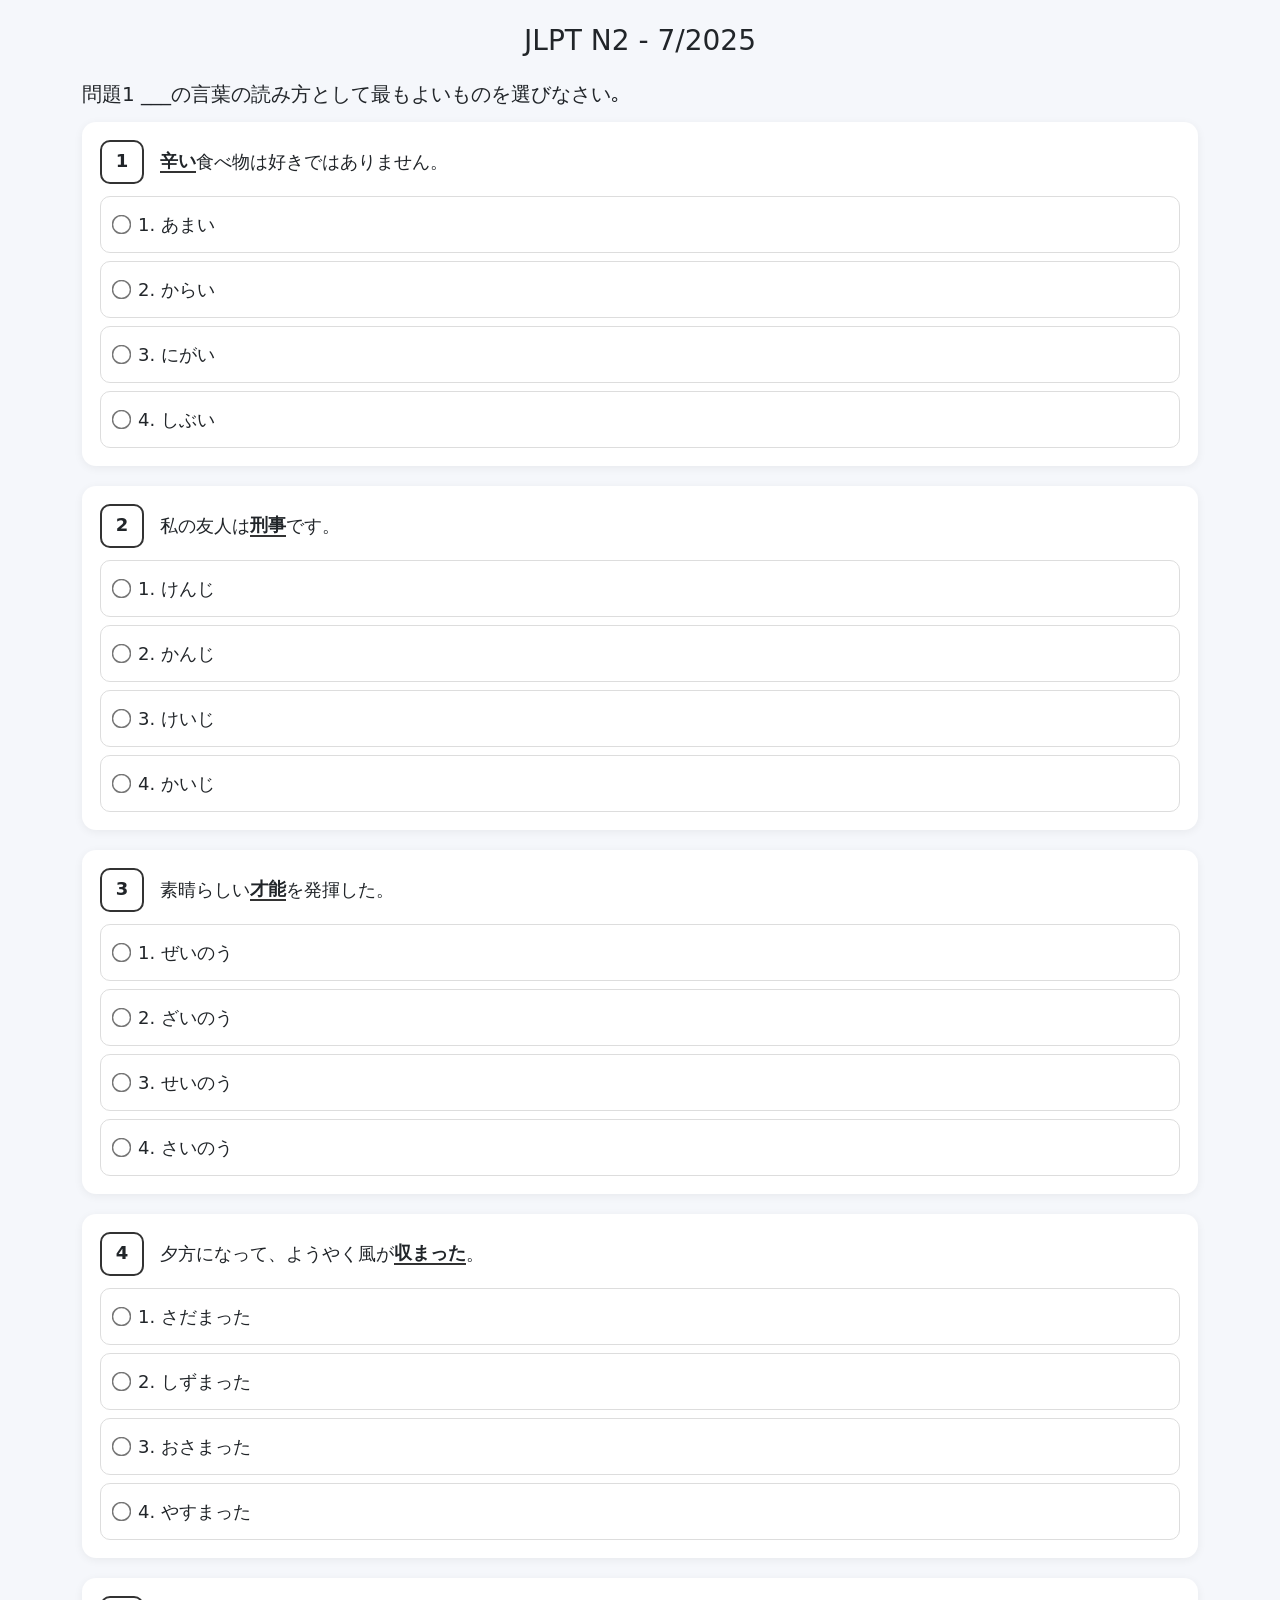
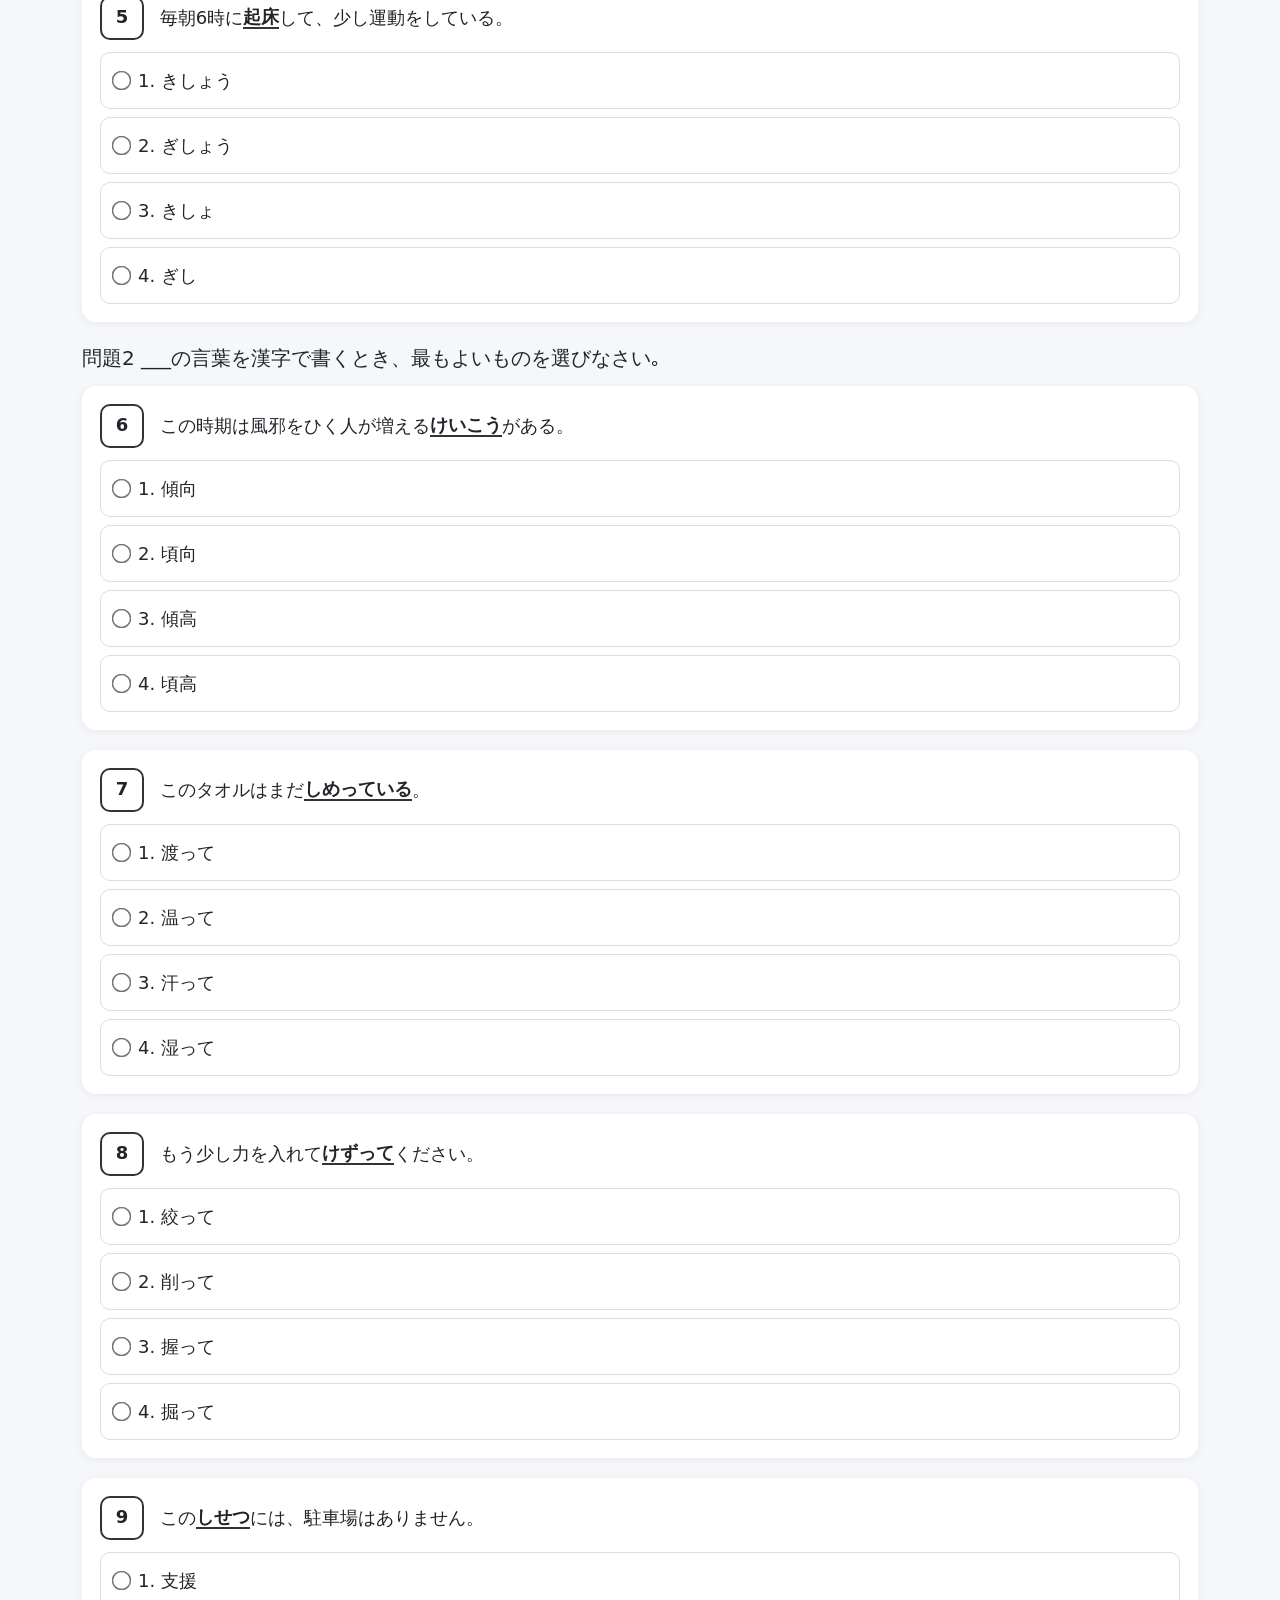
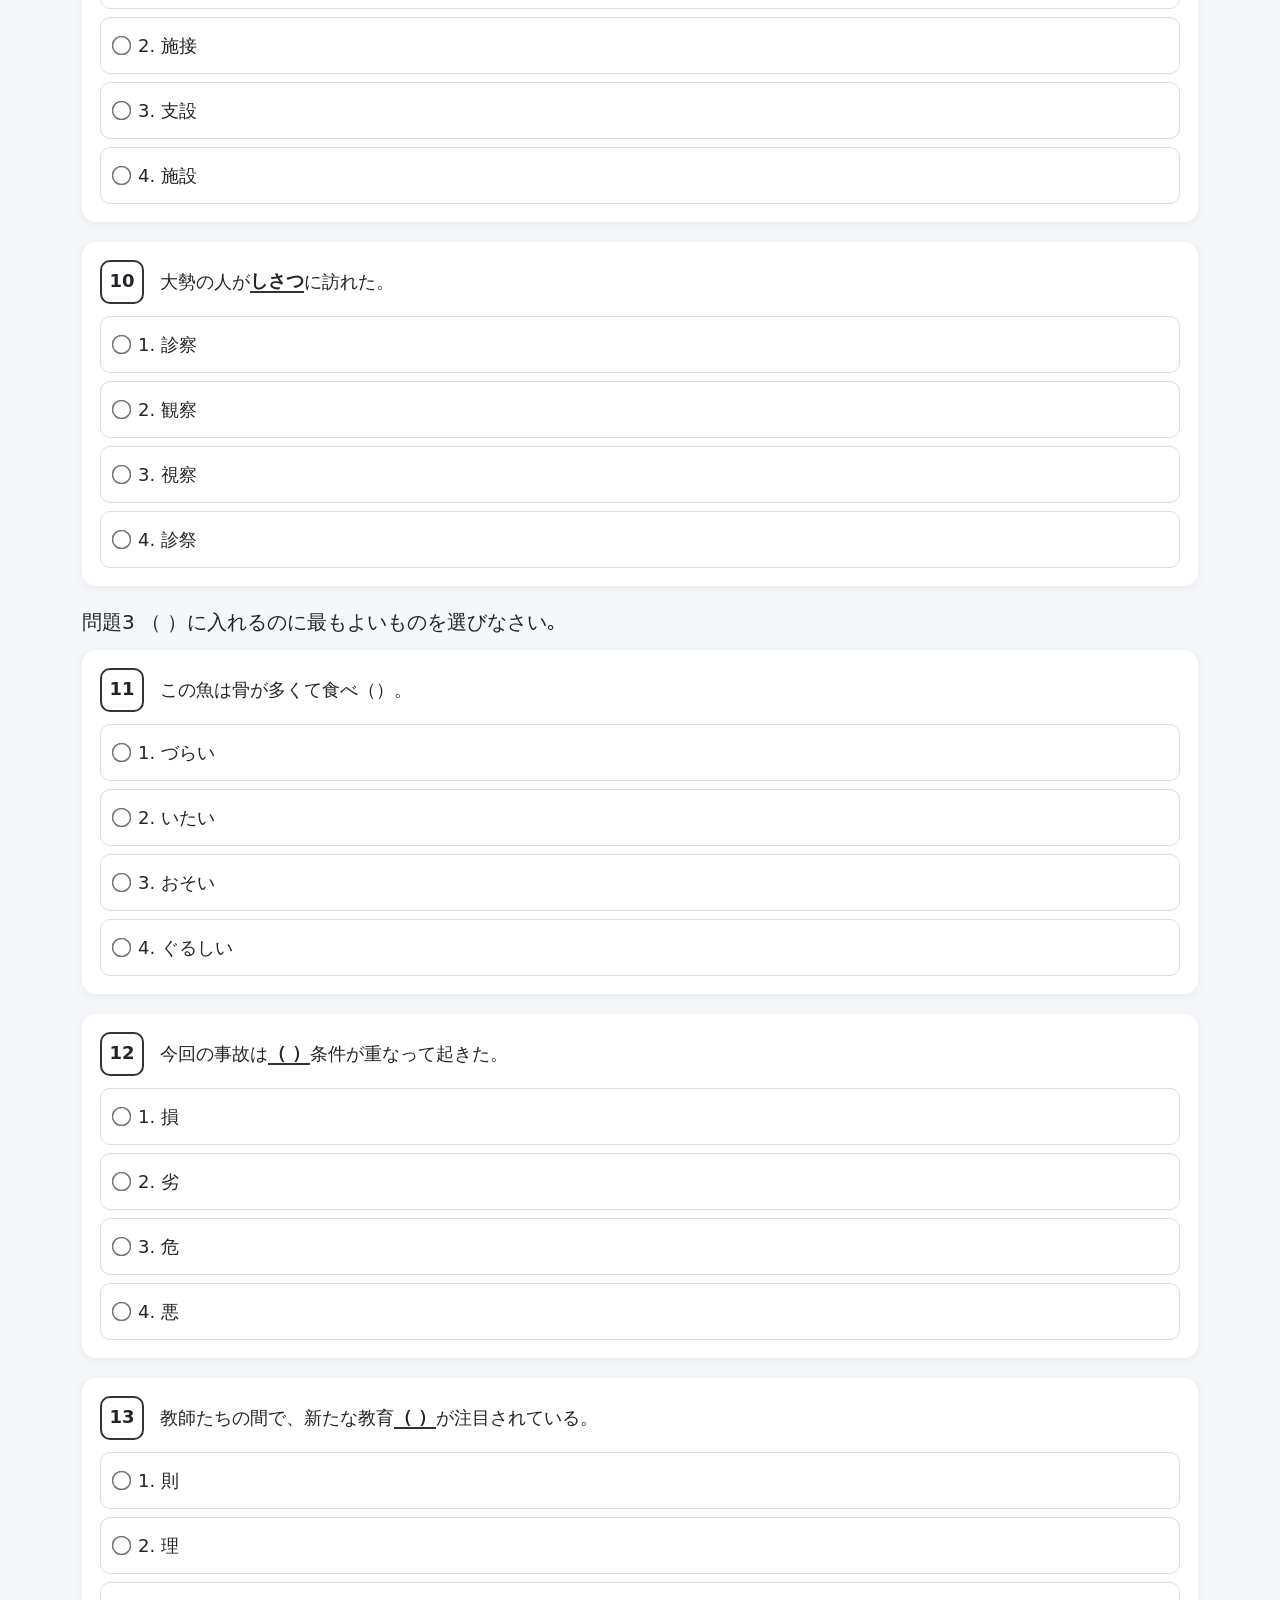
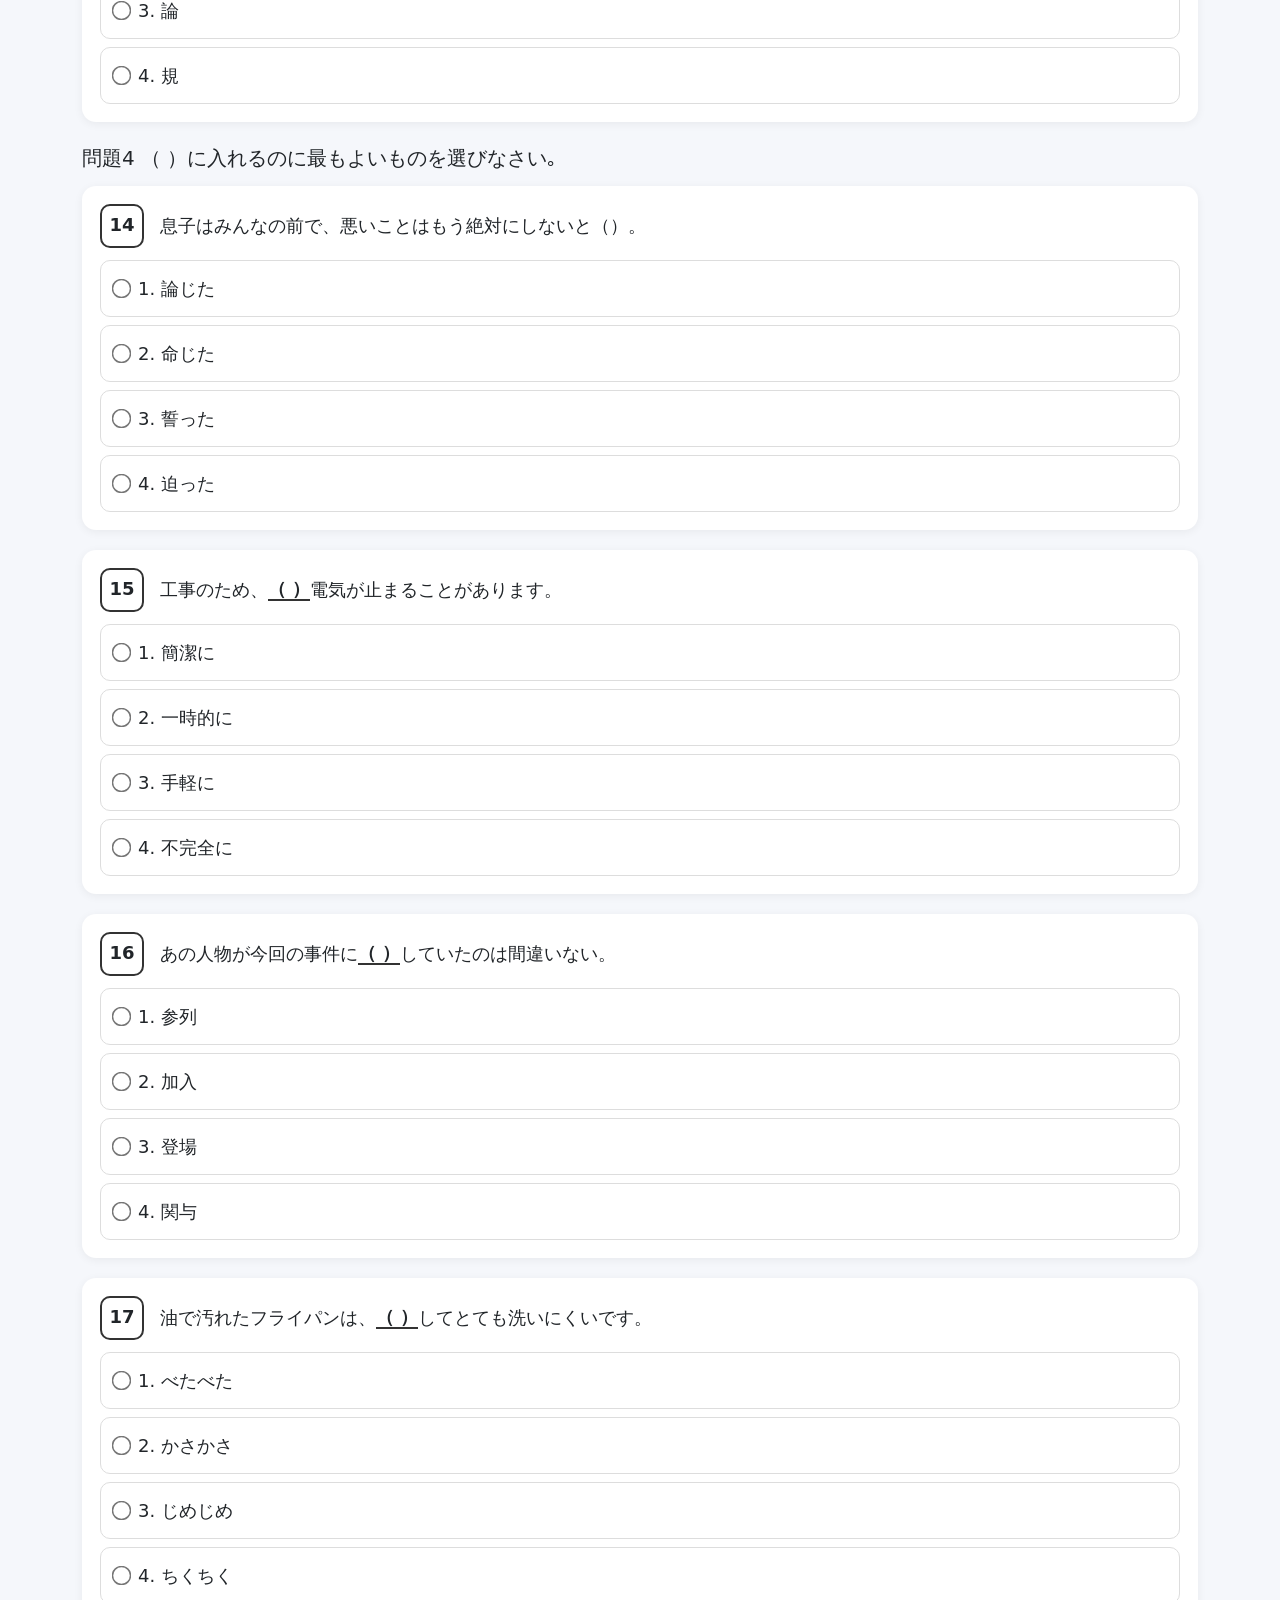
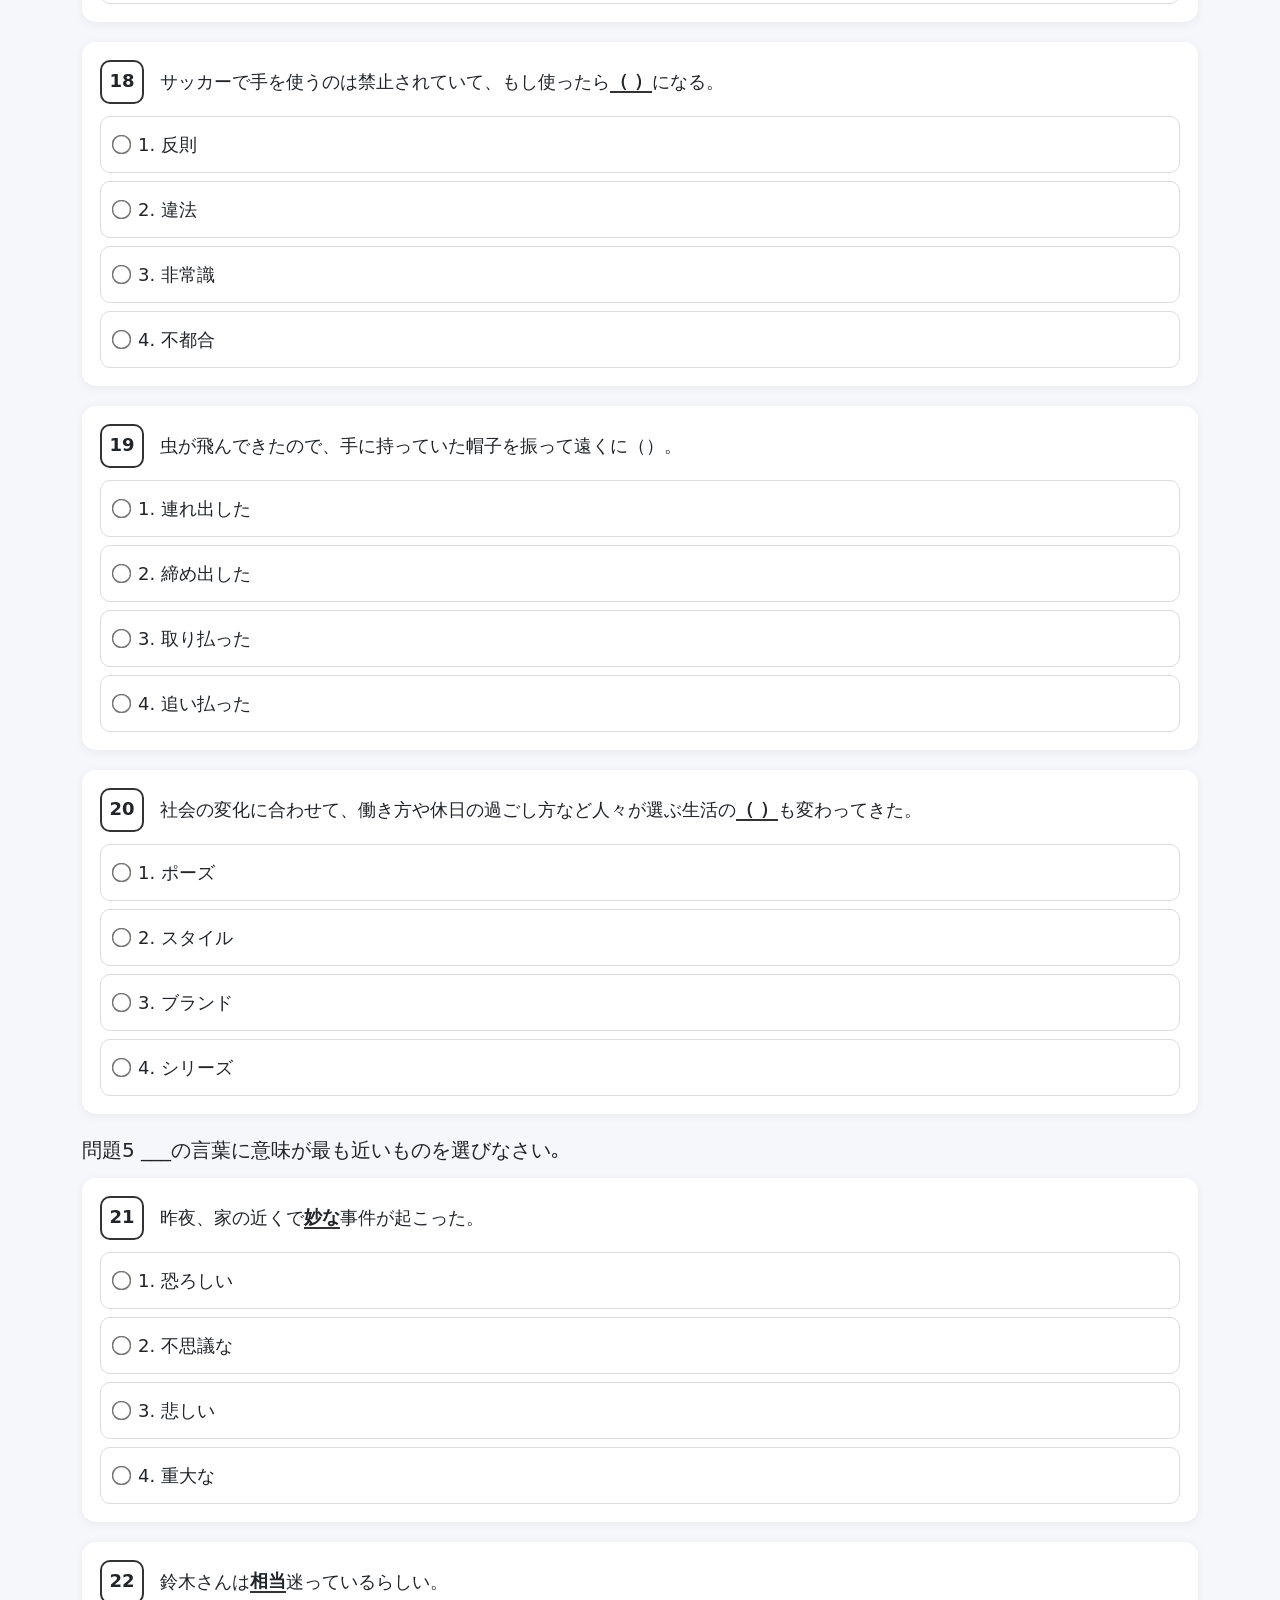
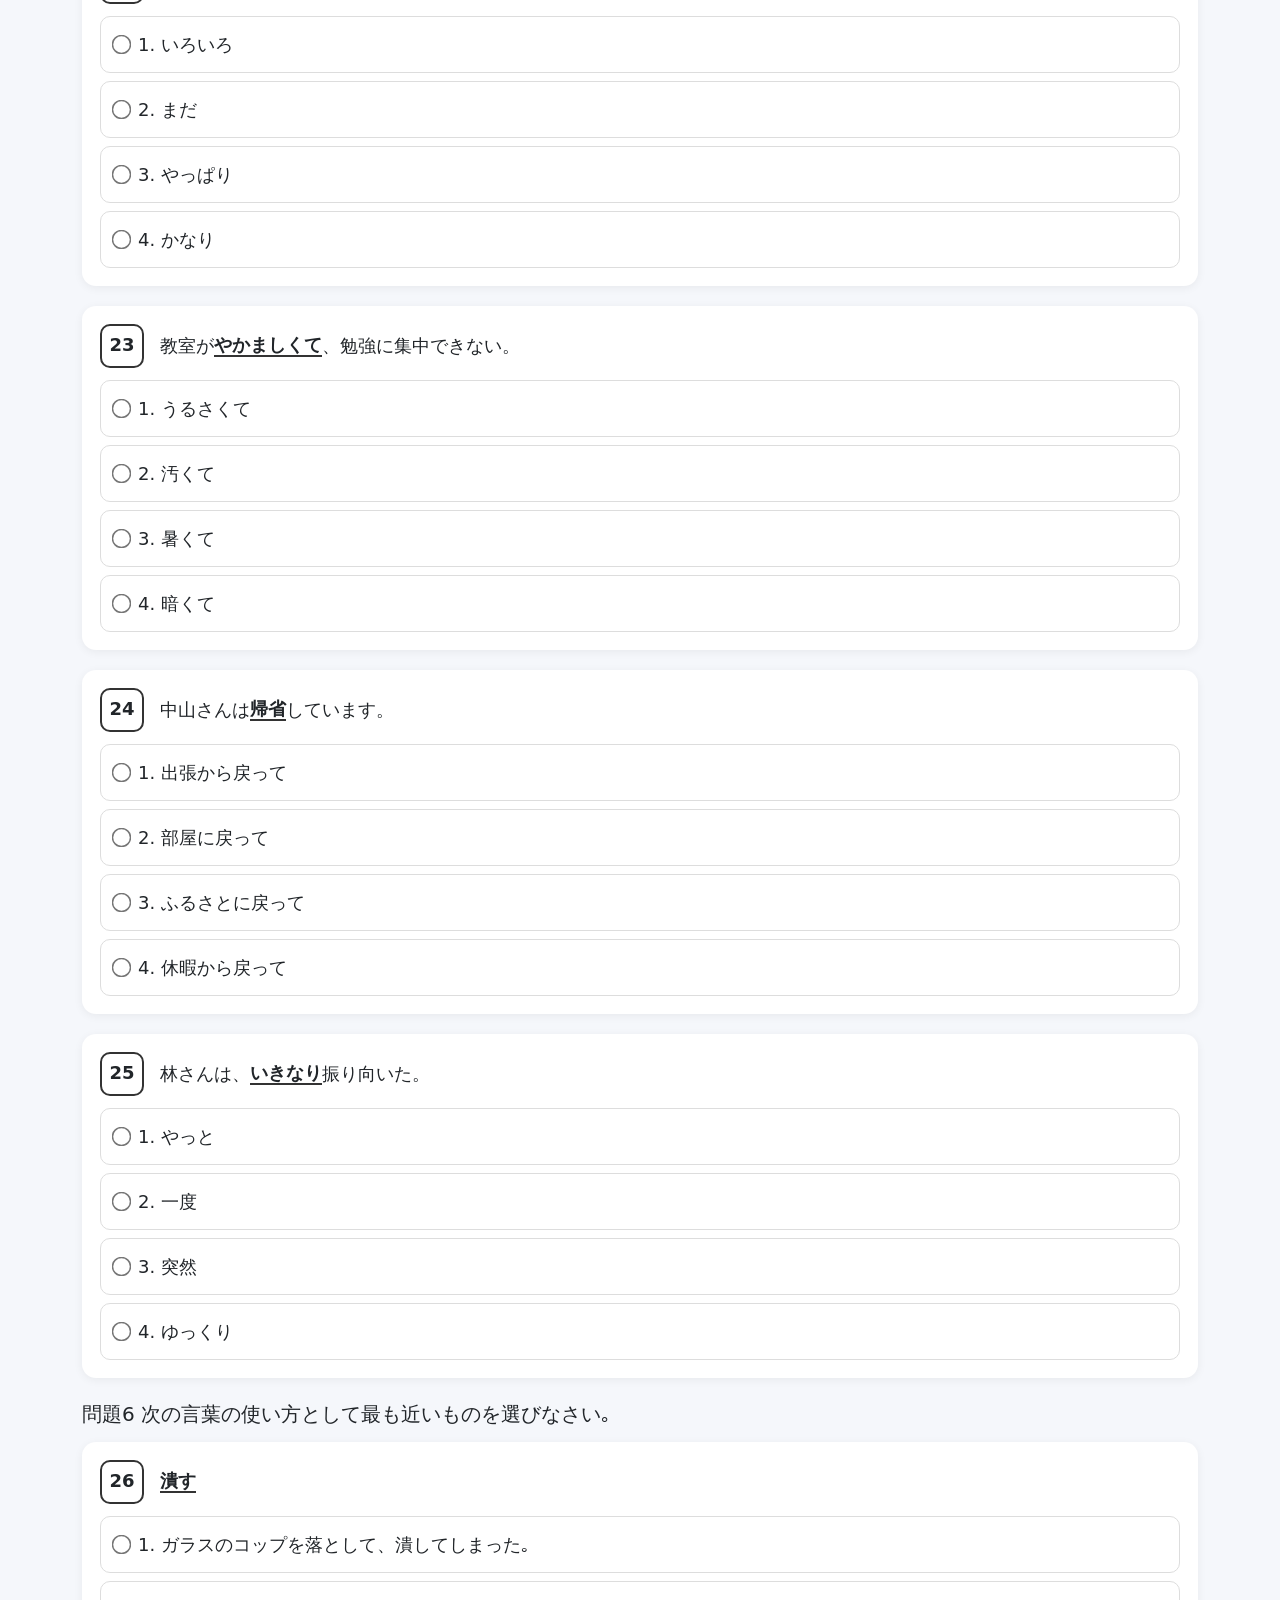
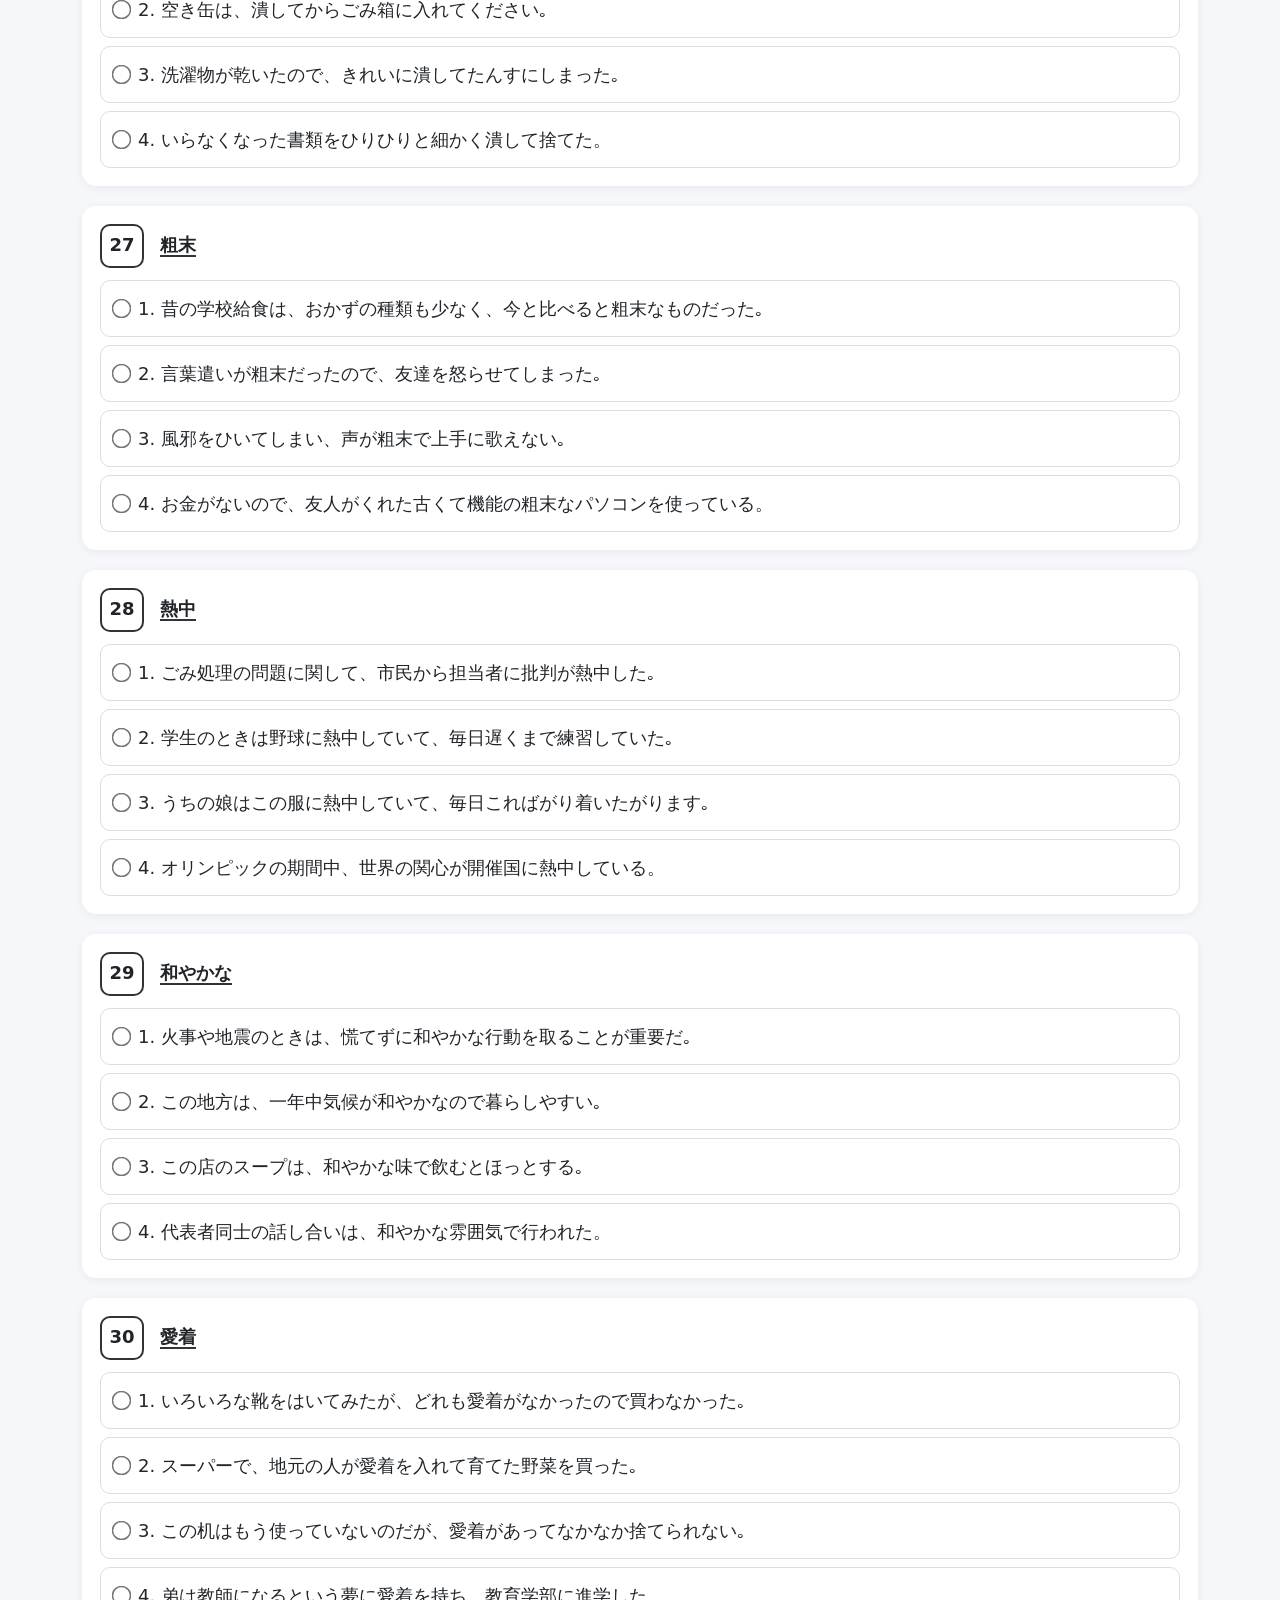
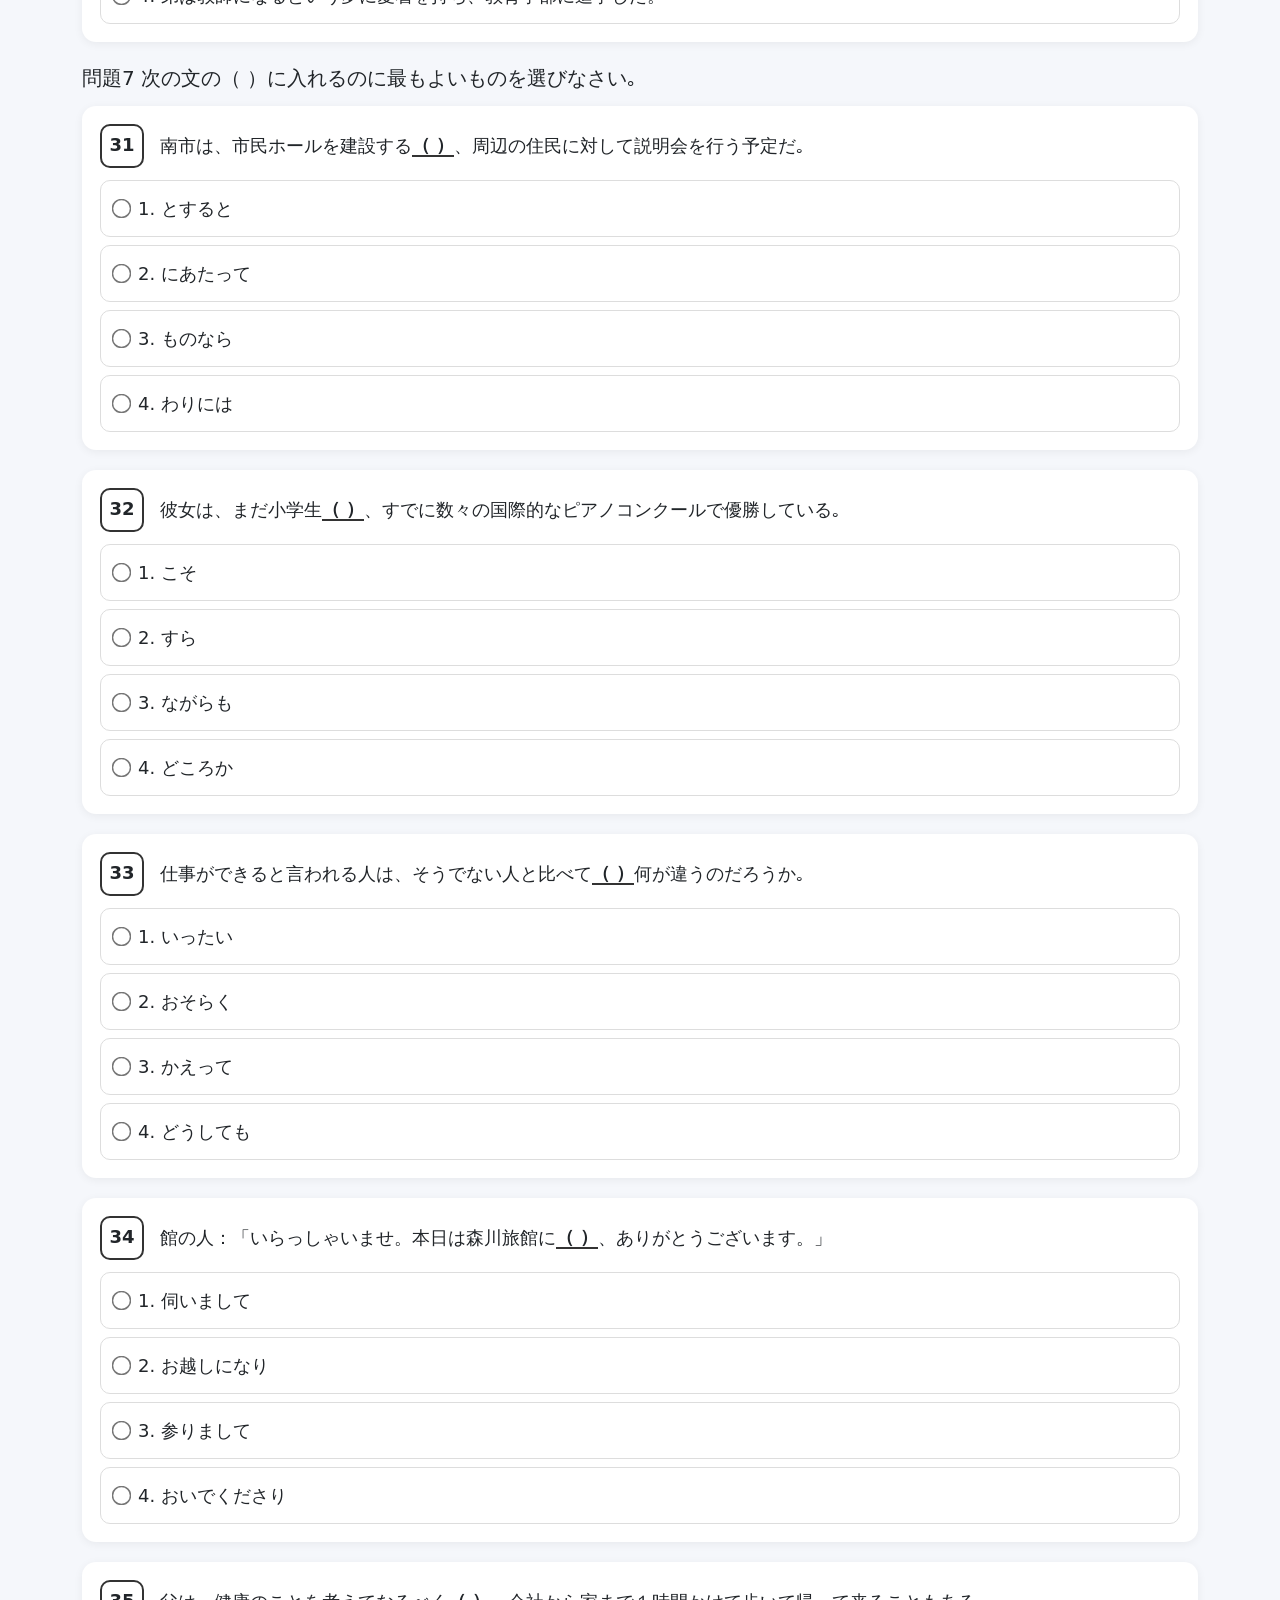
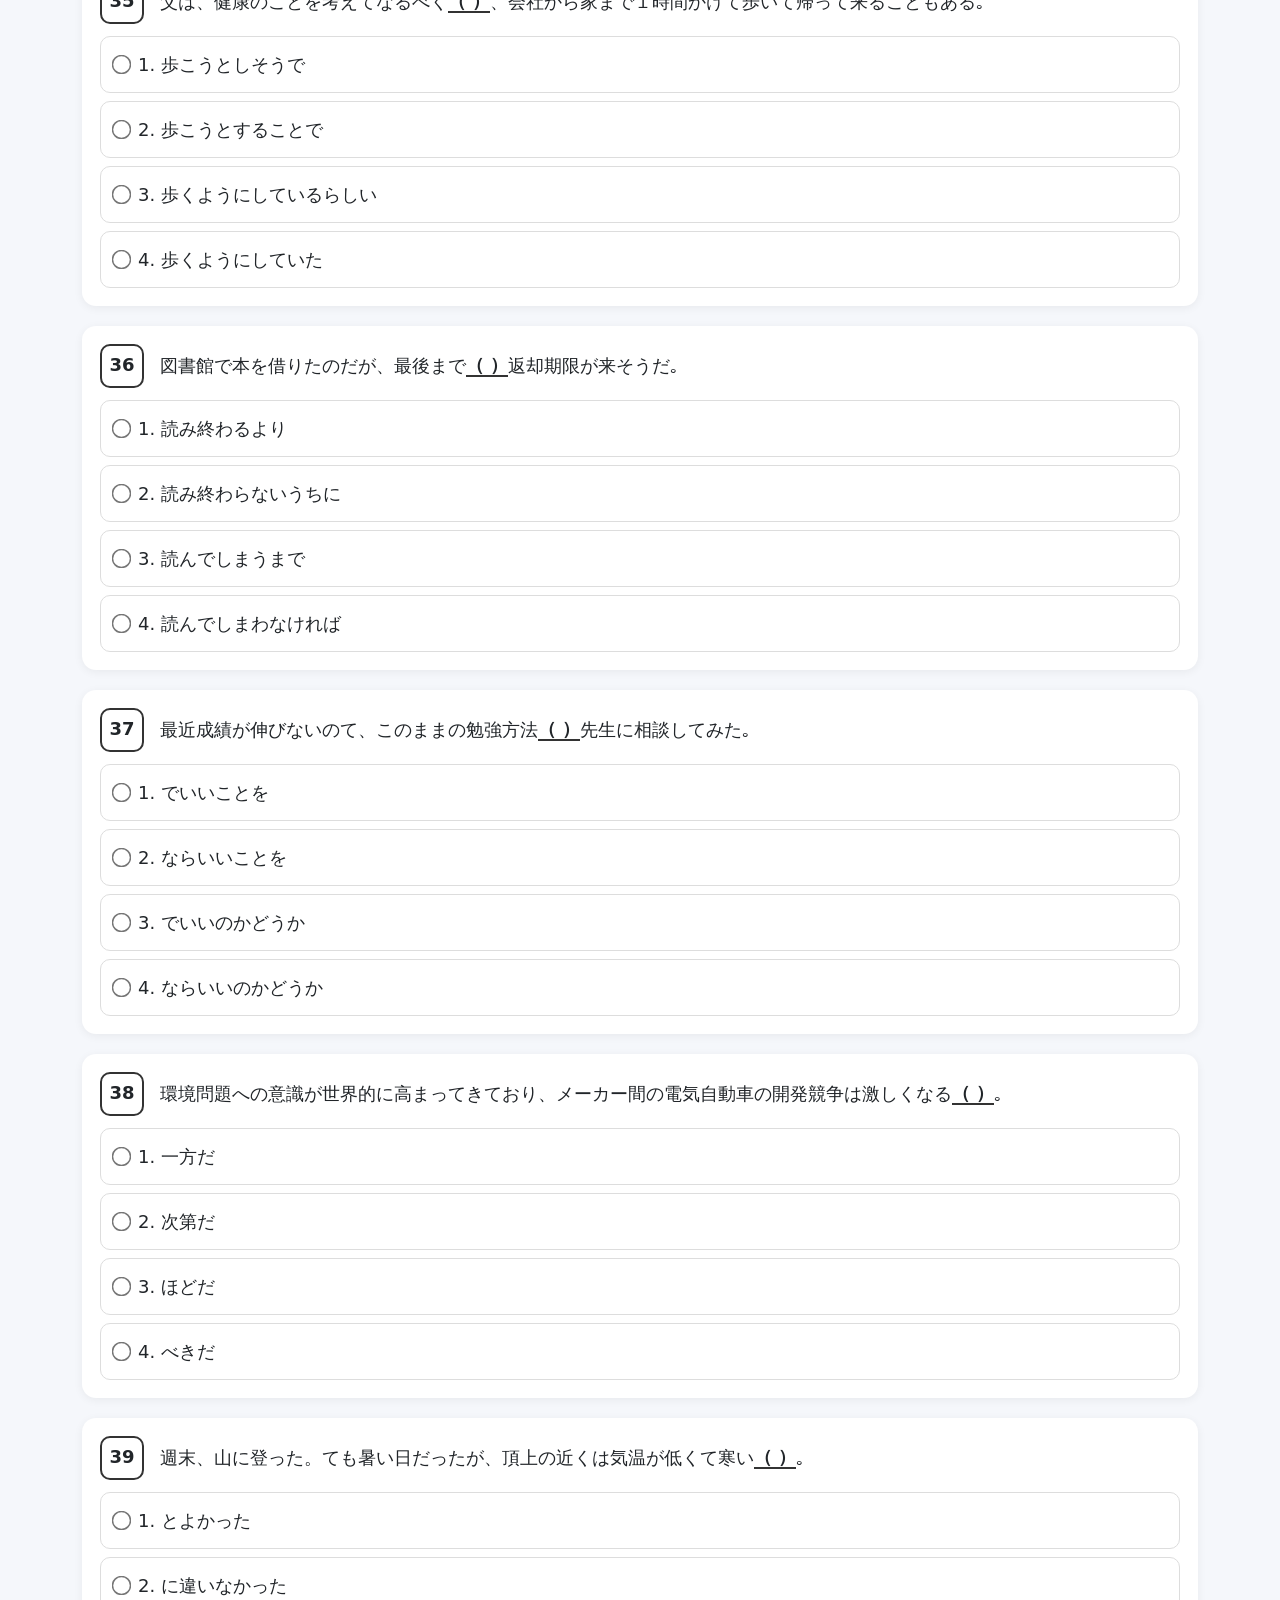
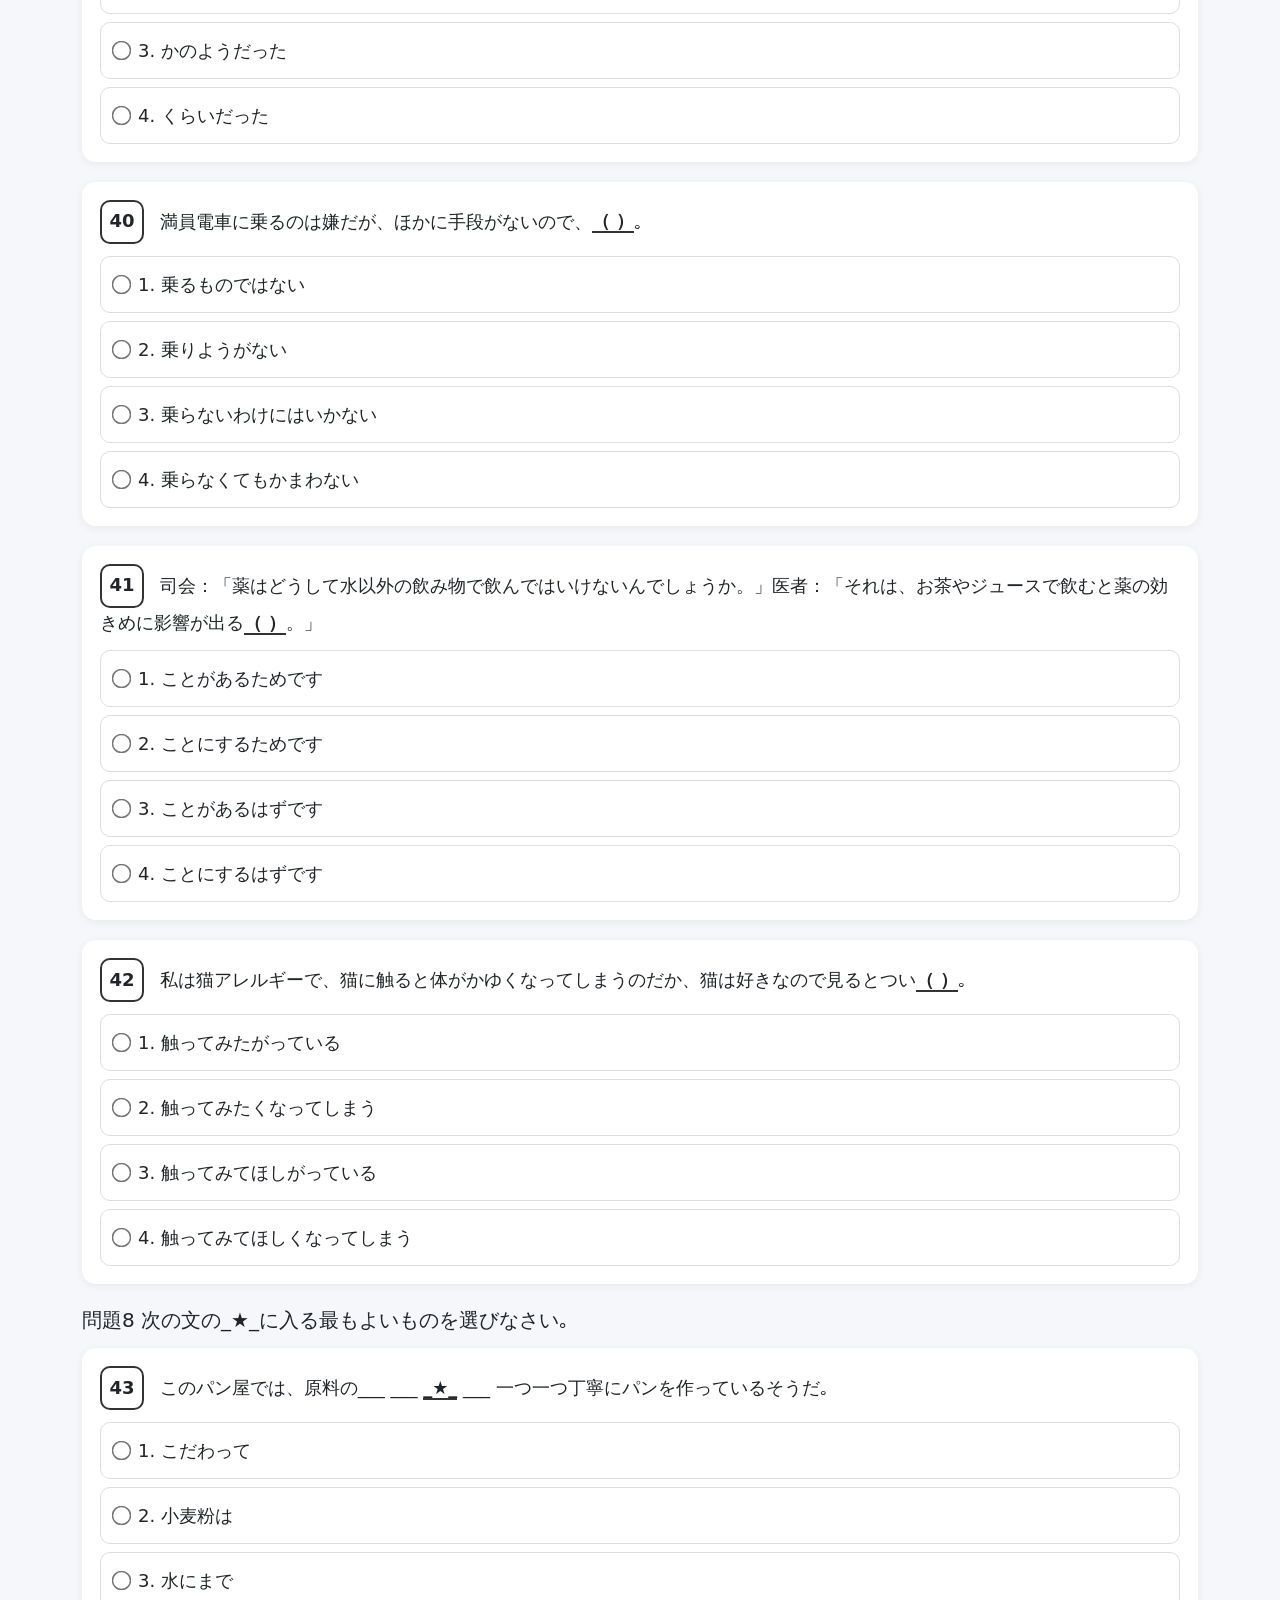
<file: n2-7-2025.html>
<!DOCTYPE html>
<html lang="vi">
<head>
<meta charset="UTF-8">

<!-- MOBILE TO HƠN -->
<meta name="viewport" content="width=device-width, initial-scale=1, maximum-scale=3">

<title>JLPT N2 7 Từ vựng, ngữ pháp 7/2025</title>

<link href="https://cdn.jsdelivr.net/npm/bootstrap@5.3.0/dist/css/bootstrap.min.css" rel="stylesheet">

<style>
body { 
  background:#f5f7fb; 
  font-size:18px;
}

/* number */
.number{
  display:inline-flex;
  justify-content:center;
  align-items:center;
  border:2px solid #333;
  width:44px;
  height:44px;
  border-radius:10px;
  font-weight:bold;
  margin-right:10px;
  font-size:18px;
}

/* card */
.card-q{
  background:#fff;
  border-radius:14px;
  padding:18px;
  margin-bottom:20px;
  box-shadow:0 2px 10px rgba(0,0,0,0.06);
}

/* option */
.option{
  cursor:pointer;
  padding:14px;
  border-radius:10px;
  border:1px solid #ddd;
  transition:0.2s;
  font-size:18px;
}

.option:hover{
  background:#f1f5ff;
  border-color:#0d6efd;
}

.option input{
  margin-right:10px;
  transform: scale(1.5);
}

/* result */
.correct{
  background:#e8f7ee;
  border-color:green;
  color:green;
  font-weight:bold;
}

.wrong{
  background:#fdeaea;
  border-color:red;
  color:red;
}

/* highlight */
.highlight{
  border-bottom:2px solid #333;
  font-weight:bold;
  position:relative;
}

.highlight:hover::after{
  content:attr(data-mean);
  position:absolute;
  top:-35px;
  left:0;
  background:#000;
  color:#fff;
  padding:4px 8px;
  font-size:12px;
  border-radius:5px;
  white-space:nowrap;
}

/* sentence */
.sentence{
  position:relative;
  margin-bottom:12px;
  line-height:1.7;
  font-size:18px;
}

.sentence:hover::after{
  content:attr(data-vi);
  position:absolute;
  top:100%;
  left:0;
  background:#0d6efd;
  color:#fff;
  padding:6px 10px;
  font-size:13px;
  border-radius:6px;
  white-space:nowrap;
  z-index:10;
}

/* reading */
.reading{
  background:#fff;
  padding:18px;
  border-radius:12px;
  line-height:1.8;
  margin-bottom:20px;
  box-shadow:0 2px 8px rgba(0,0,0,0.05);
}

/* button */
button{
  font-size:18px !important;
  padding:12px 20px !important;
}
</style>
</head>

<body>

<div class="container py-4">

<h3 class="mb-4 text-center">JLPT N2 - 7/2025</h3>

<div id="quiz"></div>

<div class="text-center mt-4">
  <button class="btn btn-success" onclick="check()">Xem đáp án</button>
  <button class="btn btn-secondary ms-2" onclick="resetAll()">Làm lại</button>
</div>

</div>

<script>

// ===== DATA GIỮ NGUYÊN =====
const data = [
  {
  section: "問題1 ___の言葉の読み方として最もよいものを選びなさい｡",
  sentence: "辛い食べ物は好きではありません。",
  vi: "Tôi không thích đồ ăn cay",
  word: "辛い",
  mean: "cay",
  options: ["あまい","からい","にがい","しぶい"],
  correct: 1
},
{
  sentence: "私の友人は刑事です。",
  vi: "Bạn tôi là cảnh sát hình sự",
  word: "刑事",
  mean: "cảnh sát hình sự",
  options: ["けんじ","かんじ","けいじ","かいじ"],
  correct: 2
},
{
  sentence: "素晴らしい才能を発揮した。",
  vi: "Đã phát huy tài năng tuyệt vời",
  word: "才能",
  mean: "tài năng",
  options: ["ぜいのう","ざいのう","せいのう","さいのう"],
  correct: 3
},
{
  sentence: "夕方になって、ようやく風が収まった。",
  vi: "Đến chiều thì cuối cùng gió cũng dịu lại",
  word: "収まった",
  mean: "lắng xuống",
  options: ["さだまった","しずまった","おさまった","やすまった"],
  correct: 2
},
{
  sentence: "毎朝6時に起床して、少し運動をしている。",
  vi: "Mỗi sáng 6h thức dậy và tập thể dục nhẹ",
  word: "起床",
  mean: "thức dậy",
  options: ["きしょう","ぎしょう","きしょ","ぎし"],
  correct: 0
},

{
  section: "問題2 ___の言葉を漢字で書くとき、最もよいものを選びなさい｡",
  sentence: "この時期は風邪をひく人が増えるけいこうがある。",
  vi: "Thời điểm này có xu hướng nhiều người bị cảm",
  word: "けいこう",
  mean: "xu hướng",
  options: ["傾向","頃向","傾高","頃高"],
  correct: 0
},
{
  sentence: "このタオルはまだしめっている。",
  vi: "Cái khăn này vẫn còn ẩm",
  word: "しめっている",
  mean: "ẩm ướt",
  options: ["渡って","温って","汗って","湿って"],
  correct: 3
},
{
  sentence: "もう少し力を入れてけずってください。",
  vi: "Hãy dùng lực thêm chút và gọt đi",
  word: "けずって",
  mean: "gọt / cạo",
  options: ["絞って","削って","握って","掘って"],
  correct: 1
},
{
  sentence: "このしせつには、駐車場はありません。",
  vi: "Cơ sở này không có bãi đỗ xe",
  word: "しせつ",
  mean: "cơ sở",
  options: ["支援","施接","支設","施設"],
  correct: 3
},
{
  sentence: "大勢の人がしさつに訪れた。",
  vi: "Nhiều người đã đến tham quan",
  word: "しさつ",
  mean: "tham quan / thị sát",
  options: ["診察","観察","視察","診祭"],
  correct: 2
},
{
  section: "問題3 （ ）に入れるのに最もよいものを選びなさい｡",
  sentence: "この魚は骨が多くて食べ（）。",
  vi: "Con cá này nhiều xương nên khó ăn",
  word: "（ ）",
  mean: "điền từ phù hợp",
  options: ["づらい","いたい","おそい","ぐるしい"],
  correct: 0
},
{
  sentence: "今回の事故は（ ）条件が重なって起きた。",
  vi: "Tai nạn lần này xảy ra do nhiều điều kiện xấu chồng lên nhau",
  word: "（ ）",
  mean: "điền từ",
  options: ["損","劣","危","悪"],
  correct: 3
},
{
  sentence: "教師たちの間で、新たな教育（ ）が注目されている。",
  vi: "Trong giới giáo viên, lý thuyết giáo dục mới đang được chú ý",
  word: "（ ）",
  mean: "điền từ",
  options: ["則","理","論","規"],
  correct: 2
},


{
  section: "問題4 （ ）に入れるのに最もよいものを選びなさい｡",
  sentence: "息子はみんなの前で、悪いことはもう絶対にしないと（）。",
  vi: "Con trai tôi trước mọi người đã thề sẽ không làm điều xấu nữa",
  word: "（ ）",
  mean: "điền từ",
  options: ["論じた","命じた","誓った","迫った"],
  correct: 2
},
{
  sentence: "工事のため、（ ）電気が止まることがあります。",
  vi: "Do thi công nên có lúc điện bị ngắt tạm thời",
  word: "（ ）",
  mean: "điền từ",
  options: ["簡潔に","一時的に","手軽に","不完全に"],
  correct: 1
},
{
  sentence: "あの人物が今回の事件に（ ）していたのは間違いない。",
  vi: "Không nghi ngờ gì người đó có liên quan đến vụ việc lần này",
  word: "（ ）",
  mean: "điền từ",
  options: ["参列","加入","登場","関与"],
  correct: 3
},
{
  sentence: "油で汚れたフライパンは、（ ）してとても洗いにくいです。",
  vi: "Chảo bị dính dầu nên rất khó rửa",
  word: "（ ）",
  mean: "điền từ",
  options: ["べたべた","かさかさ","じめじめ","ちくちく"],
  correct: 0
},
{
  sentence: "サッカーで手を使うのは禁止されていて、もし使ったら（ ）になる。",
  vi: "Trong bóng đá dùng tay là bị phạm lỗi",
  word: "（ ）",
  mean: "điền từ",
  options: ["反則","違法","非常識","不都合"],
  correct: 0
},
{
  sentence: "虫が飛んできたので、手に持っていた帽子を振って遠くに（）。",
  vi: "Vì có côn trùng bay tới nên tôi vung mũ để xua nó đi xa",
  word: "（ ）",
  mean: "điền từ",
  options: ["連れ出した","締め出した","取り払った","追い払った"],
  correct: 3
},
{
  sentence: "社会の変化に合わせて、働き方や休日の過ごし方など人々が選ぶ生活の（ ）も変わってきた。",
  vi: "Cùng với thay đổi xã hội, lối sống con người cũng thay đổi",
  word: "（ ）",
  mean: "điền từ",
  options: ["ポーズ","スタイル","ブランド","シリーズ"],
  correct: 1
},

{
  section: "問題5 ___の言葉に意味が最も近いものを選びなさい｡",
  sentence: "昨夜、家の近くで妙な事件が起こった。",
  vi: "Tối qua gần nhà xảy ra một vụ việc kỳ lạ",
  word: "妙な",
  mean: "kỳ lạ",
  options: ["恐ろしい","不思議な","悲しい","重大な"],
  correct: 1
},
{
  sentence: "鈴木さんは相当迷っているらしい。",
  vi: "Có vẻ Suzuki đang rất phân vân",
  word: "相当",
  mean: "khá / rất",
  options: ["いろいろ","まだ","やっぱり","かなり"],
  correct: 3
},
{
  sentence: "教室がやかましくて、勉強に集中できない。",
  vi: "Lớp học ồn ào nên không thể tập trung học",
  word: "やかましくて",
  mean: "ồn ào",
  options: ["うるさくて","汚くて","暑くて","暗くて"],
  correct: 0
},
{
  sentence: "中山さんは帰省しています。",
  vi: "Nakayama đã về quê",
  word: "帰省",
  mean: "về quê",
  options: ["出張から戻って","部屋に戻って","ふるさとに戻って","休暇から戻って"],
  correct: 2
},
{
  sentence: "林さんは、いきなり振り向いた。",
  vi: "Hayashi đột nhiên quay lại",
  word: "いきなり",
  mean: "đột nhiên",
  options: ["やっと","一度","突然","ゆっくり"],
  correct: 2
},

{
  section: "問題6 次の言葉の使い方として最も近いものを選びなさい｡",
  sentence: "潰す",
  vi: "làm bẹp / nghiền",
  word: "潰す",
  mean: "つぶす",
  options: [
    "ガラスのコップを落として、潰してしまった｡",
    "空き缶は、潰してからごみ箱に入れてください｡",
    "洗濯物が乾いたので、きれいに潰してたんすにしまった｡",
    "いらなくなった書類をひりひりと細かく潰して捨てた。"
  ],
  correct: 1
},
{
  sentence: "粗末",
  vi: "khiêm tốn / sơ sài",
  word: "粗末",
  mean: "そまつ",
  options: [
    "昔の学校給食は、おかずの種類も少なく、今と比べると粗末なものだった｡",
    "言葉遣いが粗末だったので、友達を怒らせてしまった｡",
    "風邪をひいてしまい、声が粗末で上手に歌えない｡",
    "お金がないので、友人がくれた古くて機能の粗末なパソコンを使っている。"
  ],
  correct: 0
},
{
  sentence: "熱中",
  vi: "say mê / hăng say",
  word: "熱中",
  mean: "ねっちゅう",
  options: [
    "ごみ処理の問題に関して、市民から担当者に批判が熱中した｡",
    "学生のときは野球に熱中していて、毎日遅くまで練習していた｡",
    "うちの娘はこの服に熱中していて、毎日こればがり着いたがります｡",
    "オリンピックの期間中、世界の関心が開催国に熱中している。"
  ],
  correct: 1
},
{
  sentence: "和やかな",
  vi: "hòa nhã / ôn hòa",
  word: "和やかな",
  mean: "なごやかな",
  options: [
    "火事や地震のときは、慌てずに和やかな行動を取ることが重要だ｡",
    "この地方は、一年中気候が和やかなので暮らしやすい｡",
    "この店のスープは、和やかな味で飲むとほっとする｡",
    "代表者同士の話し合いは、和やかな雰囲気で行われた。"
  ],
  correct: 3
},
{
  sentence: "愛着",
  vi: "tình cảm gắn bó",
  word: "愛着",
  mean: "あいちゃく",
  options: [
    "いろいろな靴をはいてみたが、どれも愛着がなかったので買わなかった｡",
    "スーパーで、地元の人が愛着を入れて育てた野菜を買った｡",
    "この机はもう使っていないのだが、愛着があってなかなか捨てられない｡",
    "弟は教師になるという夢に愛着を持ち、教育学部に進学した。"
  ],
  correct: 2
},


{
  section: "問題7 次の文の（ ）に入れるのに最もよいものを選びなさい｡",
  sentence: "南市は、市民ホールを建設する（ ）、周辺の住民に対して説明会を行う予定だ｡",
  word: "（ ）",
  vi: "みなみしは、しみんほーるをけんせつする（ ）、しゅうへんのじゅうみんにたいしてせつめいかいをおこなうよていだ｡",
  mean: "Khi xây dựng hội trường công cộng, dự kiến sẽ tổ chức buổi giải thích cho cư dân xung quanh",
  options: ["とすると","にあたって","ものなら","わりには"],
  correct: 1
},
{
  sentence: "彼女は、まだ小学生（ ）、すでに数々の国際的なピアノコンクールで優勝している｡",
  word: "（ ）",
  vi: "かのじょは、まだしょうがくせい（ ）、すでにかずかずのこくさいてきなぴあのこんくーるでゆうしょうしている｡",
  mean: "Cô ấy vẫn còn là học sinh tiểu học, nhưng đã giành chiến thắng ở nhiều cuộc thi piano quốc tế",
  options: ["こそ","すら","ながらも","どころか"],
  correct: 2
},
{
  sentence: "仕事ができると言われる人は、そうでない人と比べて（ ）何が違うのだろうか｡",
  word: "（ ）",
  vi: "しごとができるといわれるひとは、そうでないひととくらべて（ ）なにがちがうのだろうか｡",
  mean: "Người được cho là giỏi công việc, so với người khác, điều gì thực sự khác biệt?",
  options: ["いったい","おそらく","かえって","どうしても"],
  correct: 0
},
{
  sentence: "館の人：「いらっしゃいませ。本日は森川旅館に（ ）、ありがとうございます。」",
  word: "（ ）",
  vi: "かんのひと：『いらっしゃいませ。ほんじつはもりかわりょかんに（ ）、ありがとうございます。』",
  mean: "Nhân viên khách sạn: 'Xin cảm ơn vì hôm nay đã đến khách sạn Morikawa'",
  options: ["伺いまして","お越しになり","参りまして","おいでくださり"],
  correct: 3
},
{
  sentence: "父は、健康のことを考えてなるべく（ ）、会社から家まで１時間かけて歩いて帰って来ることもある｡",
  word: "（ ）",
  vi: "ちちは、けんこうのことをかんがえてなるべく（ ）、かいしゃからいえまでいちじかんかけてあるいてかえってくることもある｡",
  mean: "Bố tôi vì sức khỏe nên cố gắng đi bộ từ công ty về nhà mất khoảng 1 giờ",
  options: ["歩こうとしそうで","歩こうとすることで","歩くようにしているらしい","歩くようにしていた"],
  correct: 2
},
{
  sentence: "図書館で本を借りたのだが、最後まで（ ）返却期限が来そうだ｡",
  word: "（ ）",
  vi: "としょかんでほんをかりたのだが、さいごまで（ ）へんきゃくきげんがきそうだ｡",
  mean: "Mượn sách ở thư viện nhưng chưa đọc xong thì hạn trả sách sắp đến",
  options: ["読み終わるより","読み終わらないうちに","読んでしまうまで","読んでしまわなければ"],
  correct: 1
},
{
  sentence: "最近成績が伸びないのて、このままの勉強方法（ ）先生に相談してみた｡",
  word: "（ ）",
  vi: "さいきんせいせきがのびないので、このままのべんきょうほうほう（ ）せんせいにそうだんしてみた｡",
  mean: "Gần đây điểm số không cải thiện, tôi đã hỏi thầy xem phương pháp học này có ổn không",
  options: ["でいいことを","ならいいことを","でいいのかどうか","ならいいのかどうか"],
  correct: 2
},
{
  sentence: "環境問題への意識が世界的に高まってきており、メーカー間の電気自動車の開発競争は激しくなる（ ）｡",
  word: "（ ）",
  vi: "かんきょうもんだいへのいしきがせかいてきにたかまってきており、めーかーかんのでんきじどうしゃのかいはつきょうそうははげしくなる（ ）｡",
  mean: "Ý thức về vấn đề môi trường tăng trên toàn cầu, cạnh tranh phát triển xe điện giữa các hãng càng trở nên gay gắt",
  options: ["一方だ","次第だ","ほどだ","べきだ"],
  correct: 0
},
{
  sentence: "週末、山に登った。ても暑い日だったが、頂上の近くは気温が低くて寒い（ ）｡",
  word: "（ ）",
  vi: "しゅうまつ、やまにのぼった。てもあついひだったが、ちょうじょうのちかくはきおんがひくくてさむい（ ）｡",
  mean: "Cuối tuần leo núi, trời nắng nóng nhưng gần đỉnh núi nhiệt độ thấp nên rất lạnh",
  options: ["とよかった","に違いなかった","かのようだった","くらいだった"],
  correct: 3
},
{
  sentence: "満員電車に乗るのは嫌だが、ほかに手段がないので、（ ）｡",
  word: "（ ）",
  vi: "まんいんでんしゃにのるのはいやだが、ほかにしゅだんがないので、（ ）｡",
  mean: "Ghét đi tàu điện đông đúc nhưng không còn cách nào khác nên đành phải đi",
  options: ["乗るものではない","乗りようがない","乗らないわけにはいかない","乗らなくてもかまわない"],
  correct: 2
},
{
  sentence: "司会：「薬はどうして水以外の飲み物で飲んではいけないんでしょうか。」医者：「それは、お茶やジュースで飲むと薬の効きめに影響が出る（ ）。」",
  word: "（ ）",
  vi: "しかい：「くすりはどうしてみずいがいののみものでのんではいけないんでしょうか。」いしゃ：「それは、おちゃやじゅーすでのむとくすりのききめにえいきょうがでる（ ）。」",
  mean: "MC: 'Tại sao không uống thuốc với nước khác?' - Bác sĩ: 'Vì uống với trà hay nước ngọt sẽ ảnh hưởng đến tác dụng của thuốc'",
  options: ["ことがあるためです","ことにするためです","ことがあるはずです","ことにするはずです"],
  correct: 0
},
{
  sentence: "私は猫アレルギーで、猫に触ると体がかゆくなってしまうのだか、猫は好きなので見るとつい（ ）｡",
  word: "（ ）",
  vi: "わたしはねこあれるるぎーで、ねこにさわるとからだがかゆくなってしまうのだが、ねこはすきなのでみるとつい（ ）｡",
  mean: "Tôi bị dị ứng mèo, nhưng thích mèo nên cứ thấy là muốn chạm vào",
  options: ["触ってみたがっている","触ってみたくなってしまう","触ってみてほしがっている","触ってみてほしくなってしまう"],
  correct: 1
},

{
  section: "問題8 次の文の_★_に入る最もよいものを選びなさい｡",
  sentence: "このパン屋では、原料の___ ___ _★_ ___ 一つ一つ丁寧にパンを作っているそうだ｡",
  word: "_★_",
  vi: "このぱんやでは、げんりょうの___ ___ _★_ ___ ひとつひとつていねいにぱんをつくっているそうだ｡",
  mean: "Nghe nói ở cửa hàng bánh này, từng nguyên liệu đều được chú trọng để làm bánh một cách cẩn thận",
  options: ["こだわって","小麦粉は","水にまで","もちろん"],
  correct: 0
},
{
  sentence: "昨日は、梅雨の___ ___ _★_ ___ 、久しぶりに洗濯物を外に干すことができた｡",
  word: "_★_",
  vi: "きのうは、つゆの___ ___ _★_ ___、ひさしぶりにせんたくものをそとにほすことができた｡",
  mean: "Hôm qua, trong thời tiết mùa mưa, cuối cùng cũng có thể phơi quần áo ngoài trời sau một thời gian dài",
  options: ["いい天気で","時期にしては","この","珍しく"],
  correct: 3
},
{
  sentence: "今回のセミナーの開催日が人の___ ___ _★_ ___ 参加者が集まったのは大成功といえる｡",
  word: "_★_",
  vi: "こんかいのせみなーのかいさいびがひとの___ ___ _★_ ___さんかしゃがあつまったのはだいせいこうといえる｡",
  mean: "Ngày tổ chức seminar lần này là ngày khó để mọi người tham gia, nhưng vẫn thu hút được nhiều người, có thể nói là rất thành công",
  options: ["集まりにくい","ことを考えると","平日だった","200名もの"],
  correct: 1
},
{
  sentence: "人には___ ___ _★_ ___ 気づくのは難しい｡",
  word: "_★_",
  vi: "ひとには___ ___ _★_ ___ きづくのはむずかしい｡",
  mean: "Đối với mỗi người, điều gì đó chỉ riêng họ mới nhận ra thì khó thấy",
  options: ["良さがあるというが","誰にでも","その人にしかない","自分でそれに"],
  correct: 2
},
{
  sentence: "昨日の晩、目覚まし時計をセットのを忘れてしまい、今朝は寝坊してしまった。それでも___ ___ _★_ ___ からだ｡",
  word: "_★_",
  vi: "きのうのばん、めざましどけいをせっとのをわすれてしまい、けさはねぼうしてしまった。それでも___ ___ _★_ ___ からだ｡",
  mean: "Tối qua quên không đặt đồng hồ báo thức, sáng nay ngủ quên, nhưng vẫn không muộn làm việc là nhờ…",
  options: ["のは","たまたまかかってきた","電話に起こされた","遅刻をせずに済んだ"],
  correct: 3
},

{
    section: "問題9 次の文章を読んで、文章全体の内容を考えて、（48）から（51）の中に入る最もよいものを選びなさい｡",
  word: "利用されている",
  vi: "sử dụng",
  mean: "りようされている",
  options: ["利用させてほしい","利用されている","利用してくれている","利用してもいい"],
  correct: 1
},
{
  word: "少なくなったのだ",
  vi: "giảm đi",
  mean: "すくなくなったのだ",
  options: ["少なかったはずだ","少なくなったのだ","少なくないという","少なくなりかねない"],
  correct: 1
},
{
  word: "このような",
  vi: "như thế này",
  mean: "このような",
  options: ["このような","その","次の","ある"],
  correct: 0
},
{
  word: "をはじめ",
  vi: "bắt đầu từ",
  mean: "をはじめ",
  options: ["において","に限らず","を中心に","をはじめ"],
  correct: 3
}
];

// ===== FUNCTIONS =====

function highlight(text, word, mean){
  if(!text) return "";
  return text.replace(word, `<span class="highlight" data-mean="${mean}">${word}</span>`);
}

function render(){
  let html = "";
  let currentSection = "";

  data.forEach((q,i)=>{
    let number = i+1;

    if(q.section && q.section !== currentSection){
      currentSection = q.section;
      html += `<h5 class="mt-4 mb-3">${q.section}</h5>`;
    }

    // reading 問題9
    if(q.section && q.section.includes("問題9") && !html.includes("reading9")){
      html += `
      <div id="reading9" class="reading">
      <b>以下は、留学生の作文である。</b><br><br>
      
            <b>高齢者外出支援</b><br><br>
                  <b>フク ヒョンミ</b><br><br>
      現在、日本では65歳以上の高齢者が人口の約3割に達するほど高齢化が進んでいる。そんな
日本で今、高齢者の体と心の健康のために外出を支援するサービスの重要性が増しているそ
うだ。このサービスには、どのような効果があるのだろうか｡
外出を支援するサービスは、大きく分けて二つある。まず一つ目は、移動をサポートする
サービスで、主に車での送迎サービスだ、車の運転が困難な人や、最寄りのバス停や駅まで
歩くことが負担になる人に（ 48 ）。二つ目は、外出の機会を提供するサービスだ。用事が
ないから外出しないという高齢者は（ 49 ）。そのため、商店街での割引を実施したり、集
まっておしゃべりができる会を開いたりするなど、外出の目的や場所を提供している。これ
らのサービスにより、外出の回数が増えたという人も多いそうだ｡
外出回数は、高齢者の体と心の健康に大きく影響する。（ 50 ）調査では、歩行に障害が出
た人の数は、外出回数が1日1回以上の人より3日に1回未満の人のほうが約4倍も多かった。
また、外出は心の健康のために欠かせないという研究報告もある。外出によって脳に刺激を
与えることは、脳の機能が低下するのを防ぎ、心の健康につながるのだそうだ｡
外出と健康の関係を考えると、高齢者が外出することには大きな意味がある。高齢化が進む
日本（ 51 ）、外出支援サービスは重要な役割を果たしているのだ｡
      </div>`;
    }

    html += `
    <div class="card-q">
      <div class="sentence" data-vi="${q.vi}">
        <span class="number">${number}</span>
        ${highlight(q.sentence, q.word, q.mean)}
      </div>

      <div class="row g-2">
        ${q.options.map((opt,index)=>`
          <div class="col-12">
            <label class="option d-flex align-items-center" id="q${i}_${index}">
              <input type="radio" name="q${i}" value="${index}" onchange="checkOne(${i})">
              ${index+1}. ${opt}
            </label>
          </div>
        `).join("")}
      </div>
    </div>
    `;
  });

  document.getElementById("quiz").innerHTML = html;
}

function checkOne(i){
  let q = data[i];
  let selected = document.querySelector(`input[name="q${i}"]:checked`);

  q.options.forEach((_,index)=>{
    document.getElementById(`q${i}_${index}`)
      .classList.remove("correct","wrong");
  });

  if(selected){
    let val = Number(selected.value);

    q.options.forEach((_,index)=>{
      let el = document.getElementById(`q${i}_${index}`);

      if(index === q.correct) el.classList.add("correct");
      if(index === val && index !== q.correct) el.classList.add("wrong");
    });
  }
}

function check(){
  data.forEach((q,i)=>{
    let selected = document.querySelector(`input[name="q${i}"]:checked`);

    q.options.forEach((_,index)=>{
      document.getElementById(`q${i}_${index}`)
        .classList.remove("correct","wrong");
    });

    if(selected){
      let val = Number(selected.value);

      q.options.forEach((_,index)=>{
        let el = document.getElementById(`q${i}_${index}`);

        if(index === q.correct) el.classList.add("correct");
        if(index === val && index !== q.correct) el.classList.add("wrong");
      });
    }
  });
}

function resetAll(){
  document.querySelectorAll("input").forEach(e=>e.checked=false);
  document.querySelectorAll(".option").forEach(e=>{
    e.classList.remove("correct","wrong");
  });
}

render();
</script>

</body>
</html>
</file>
